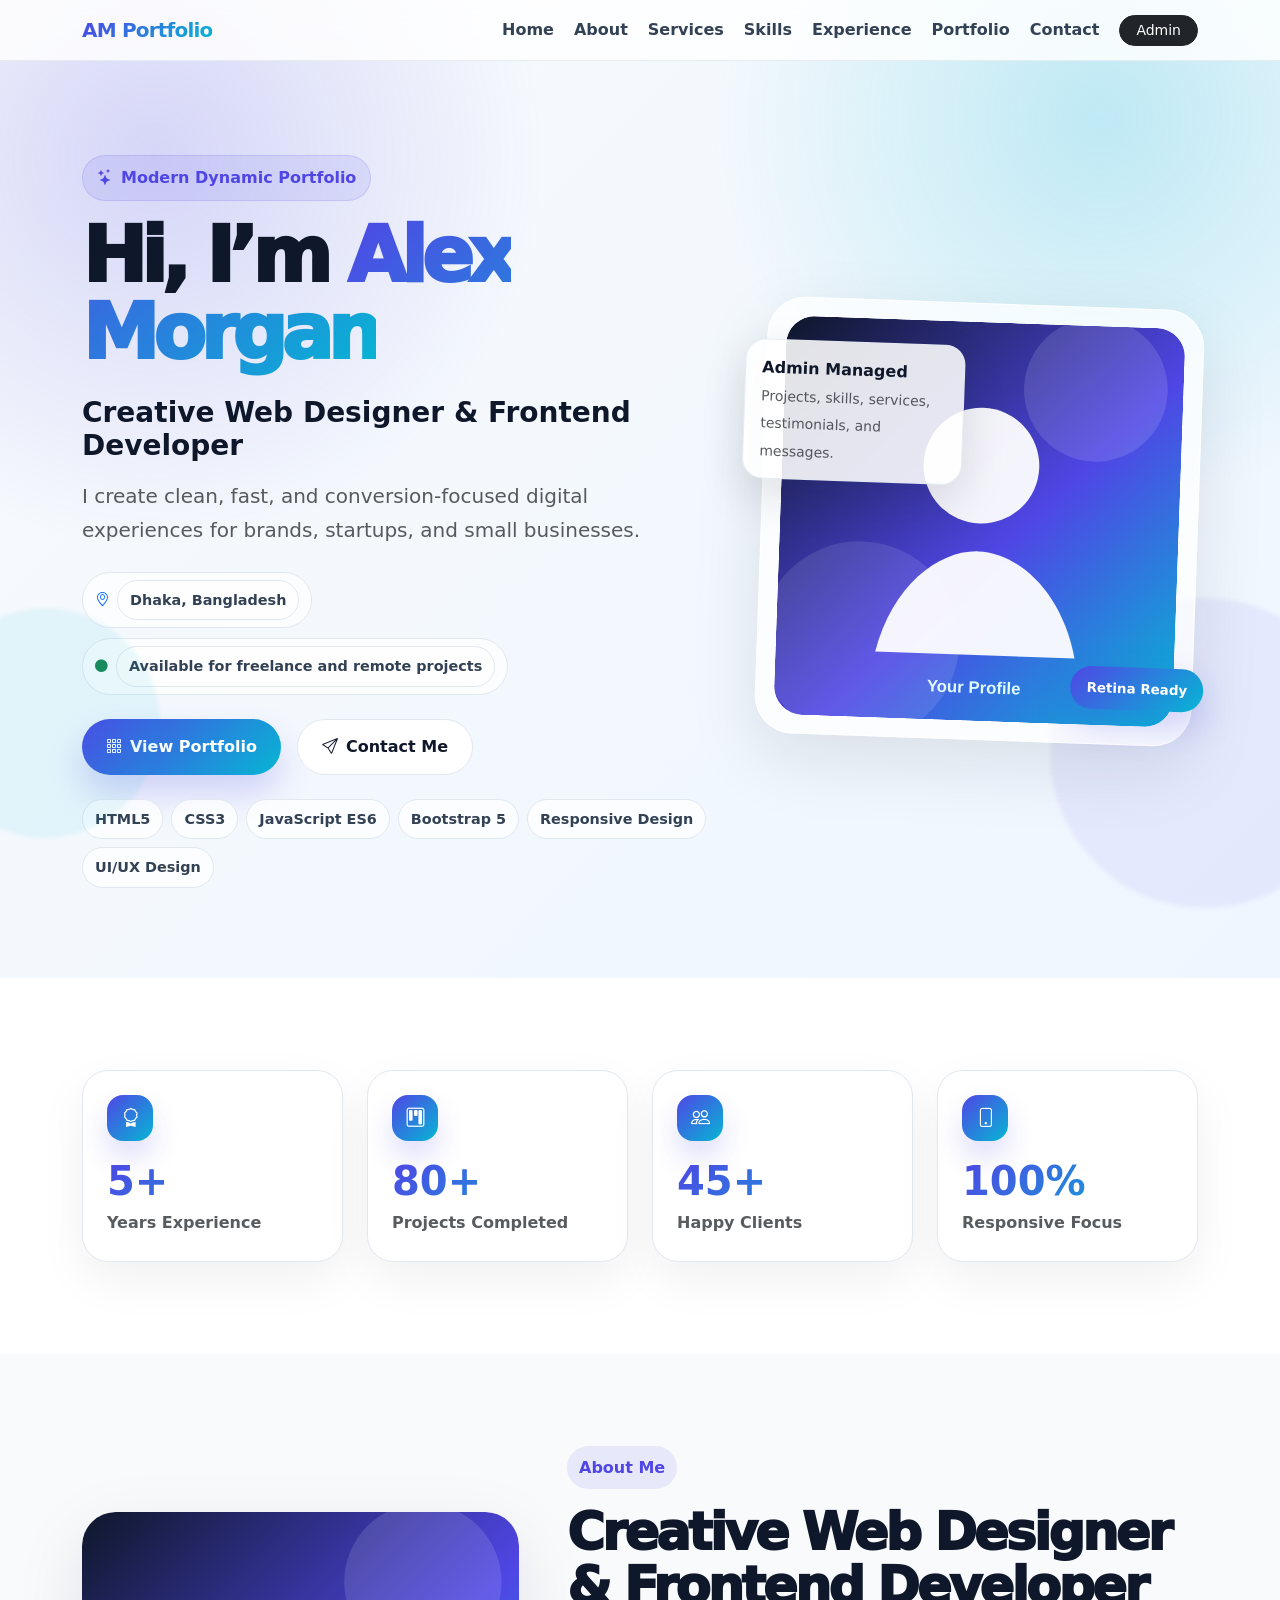
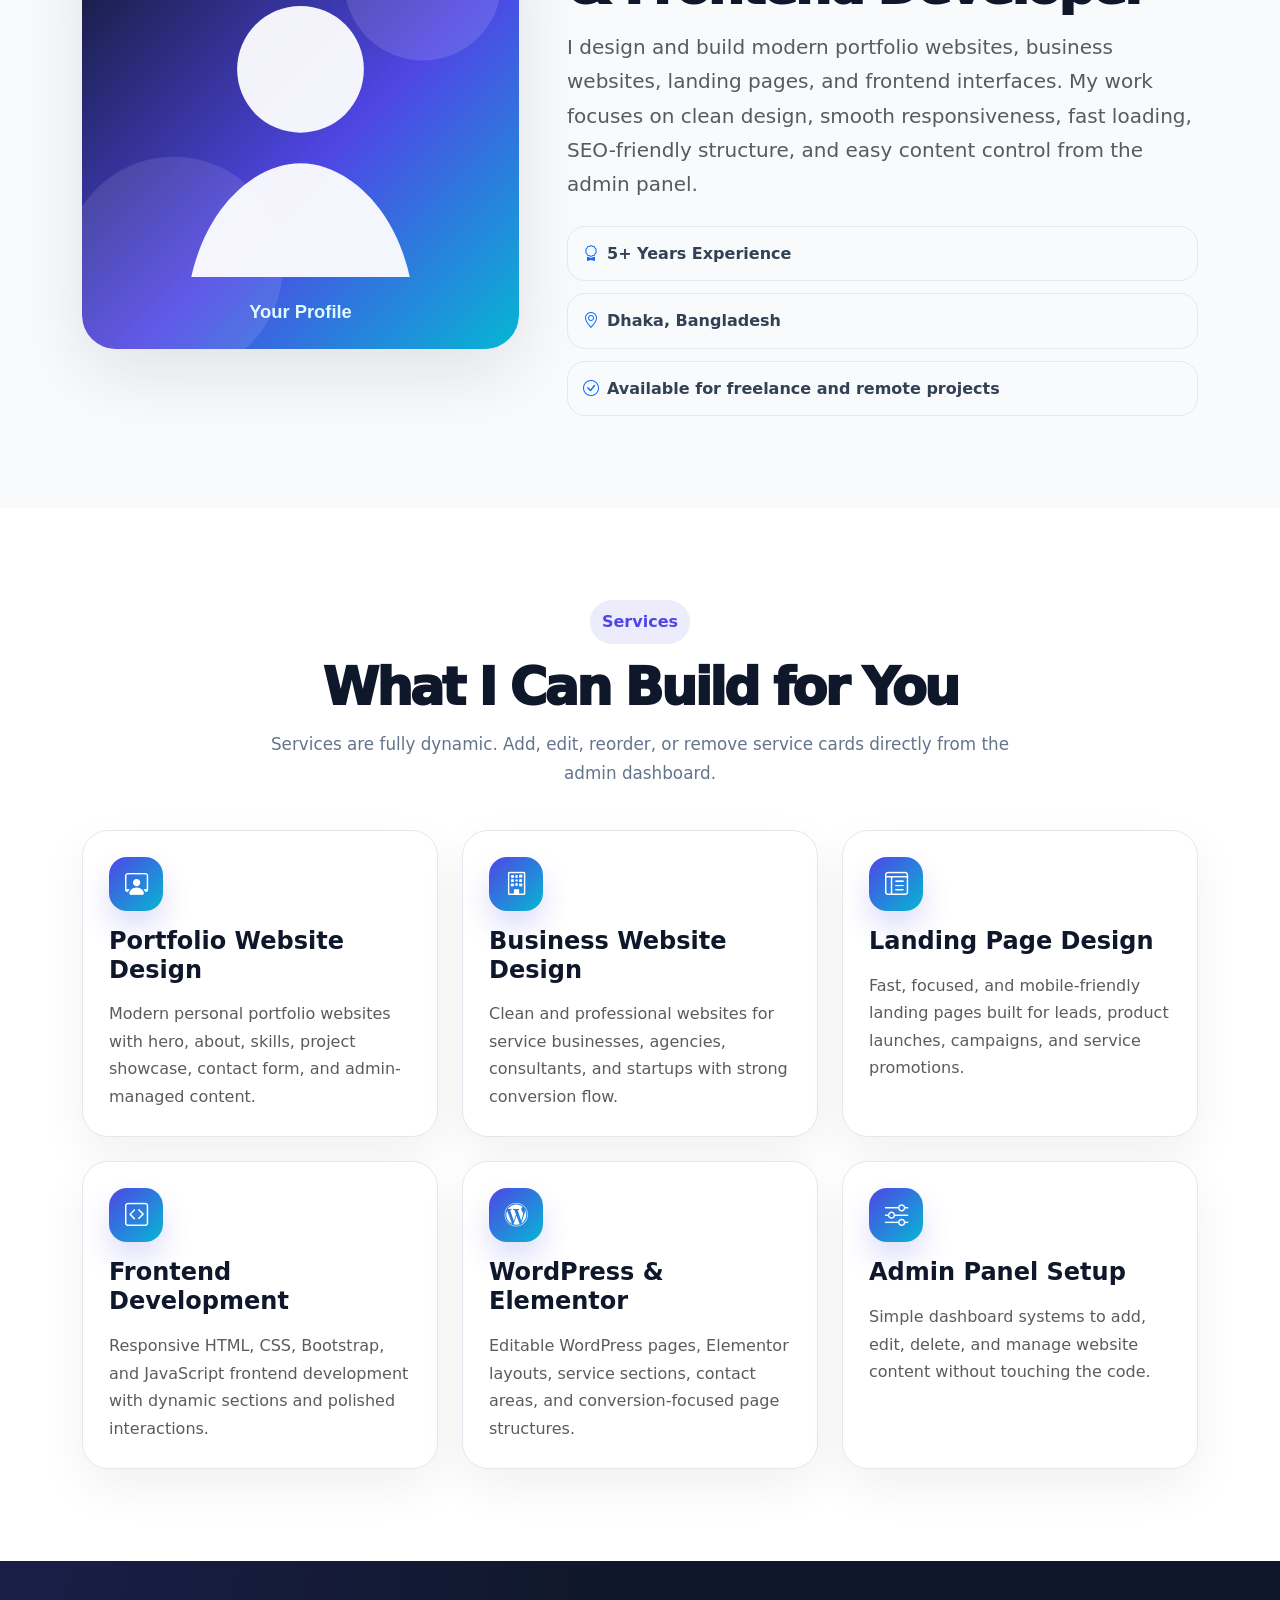
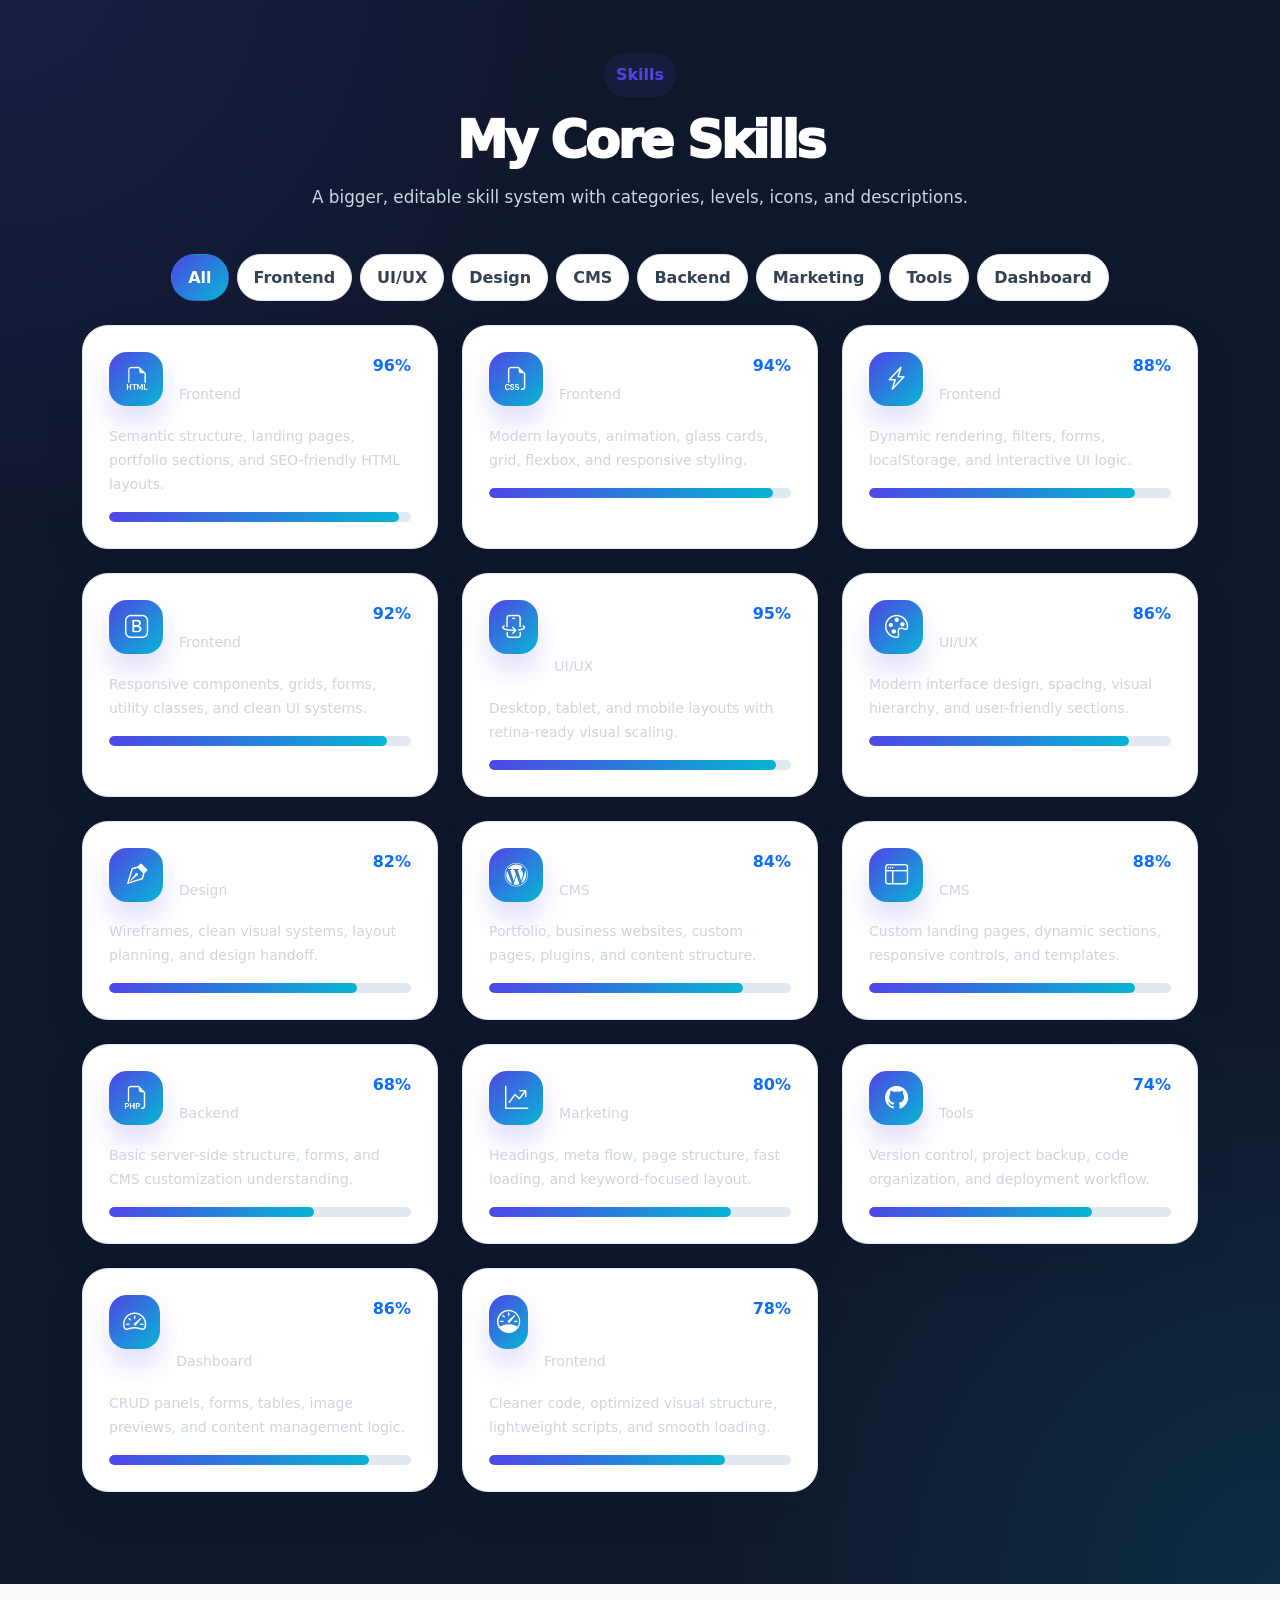
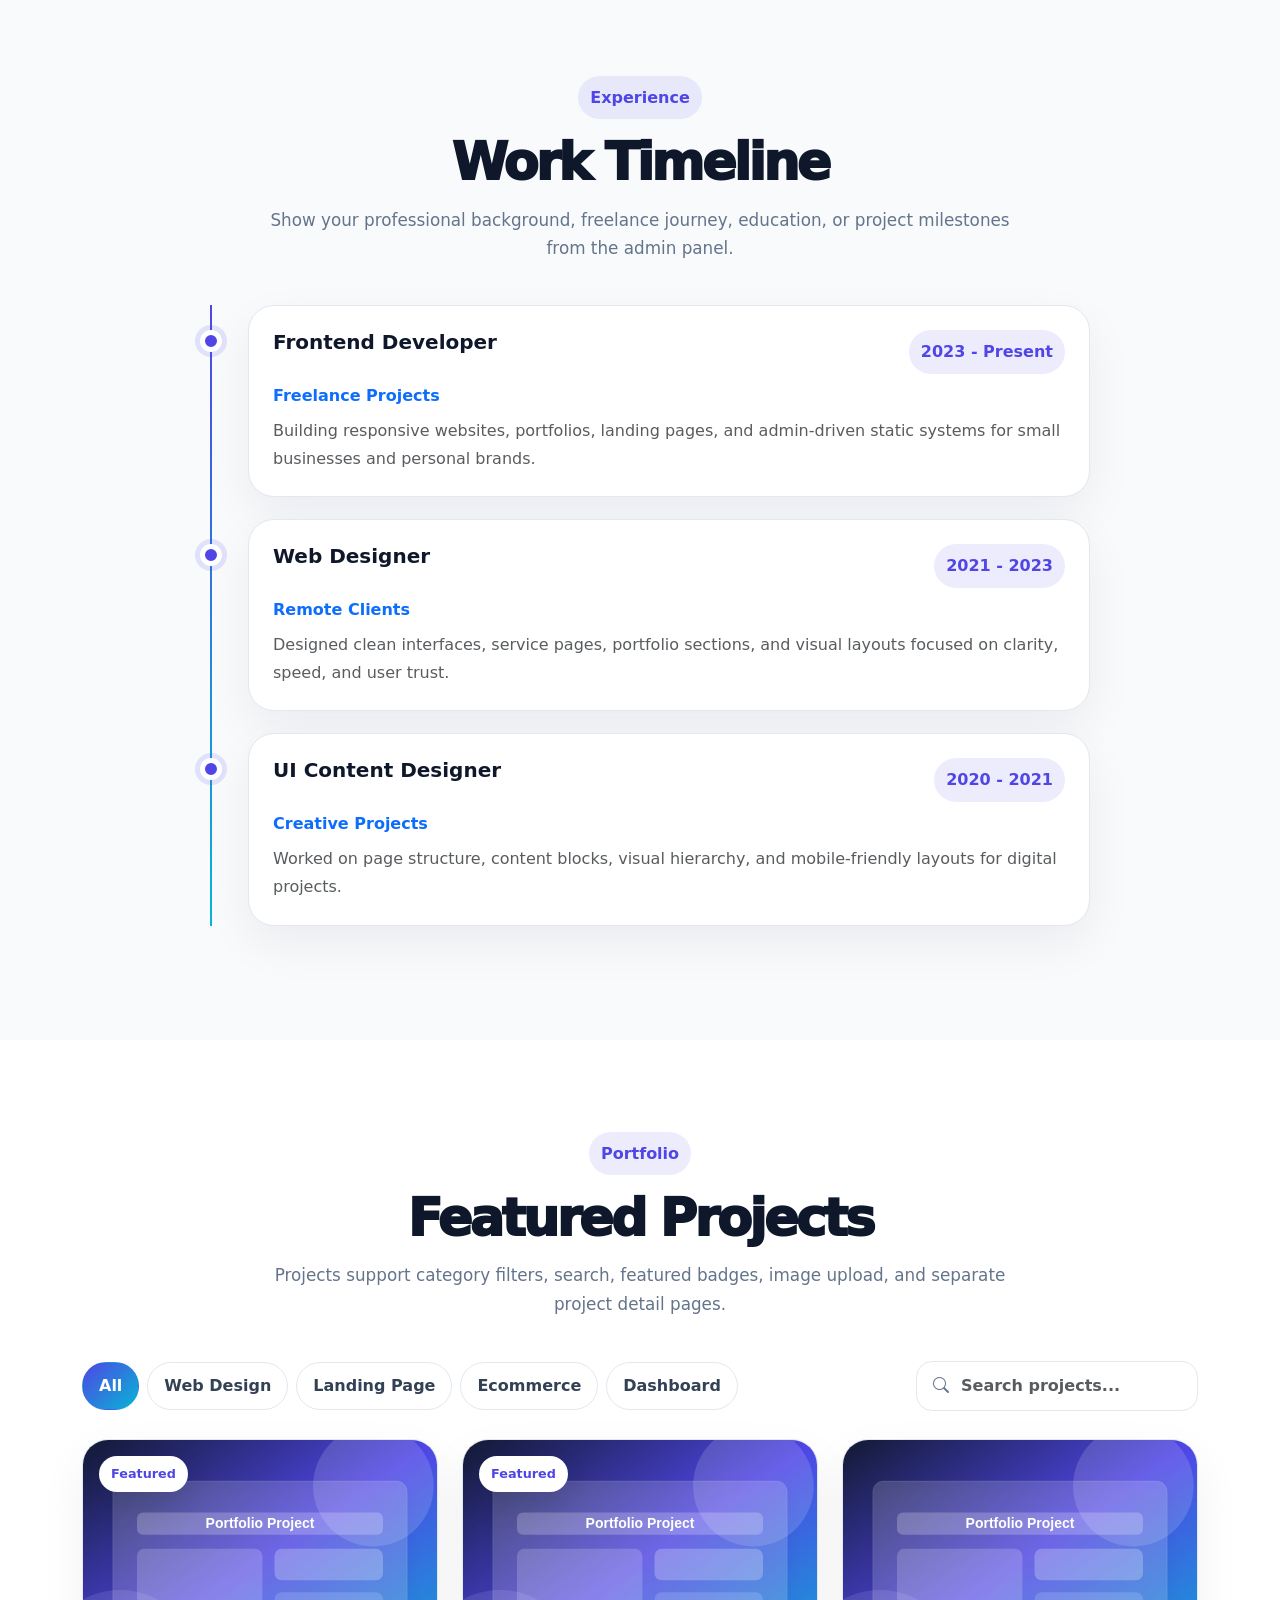
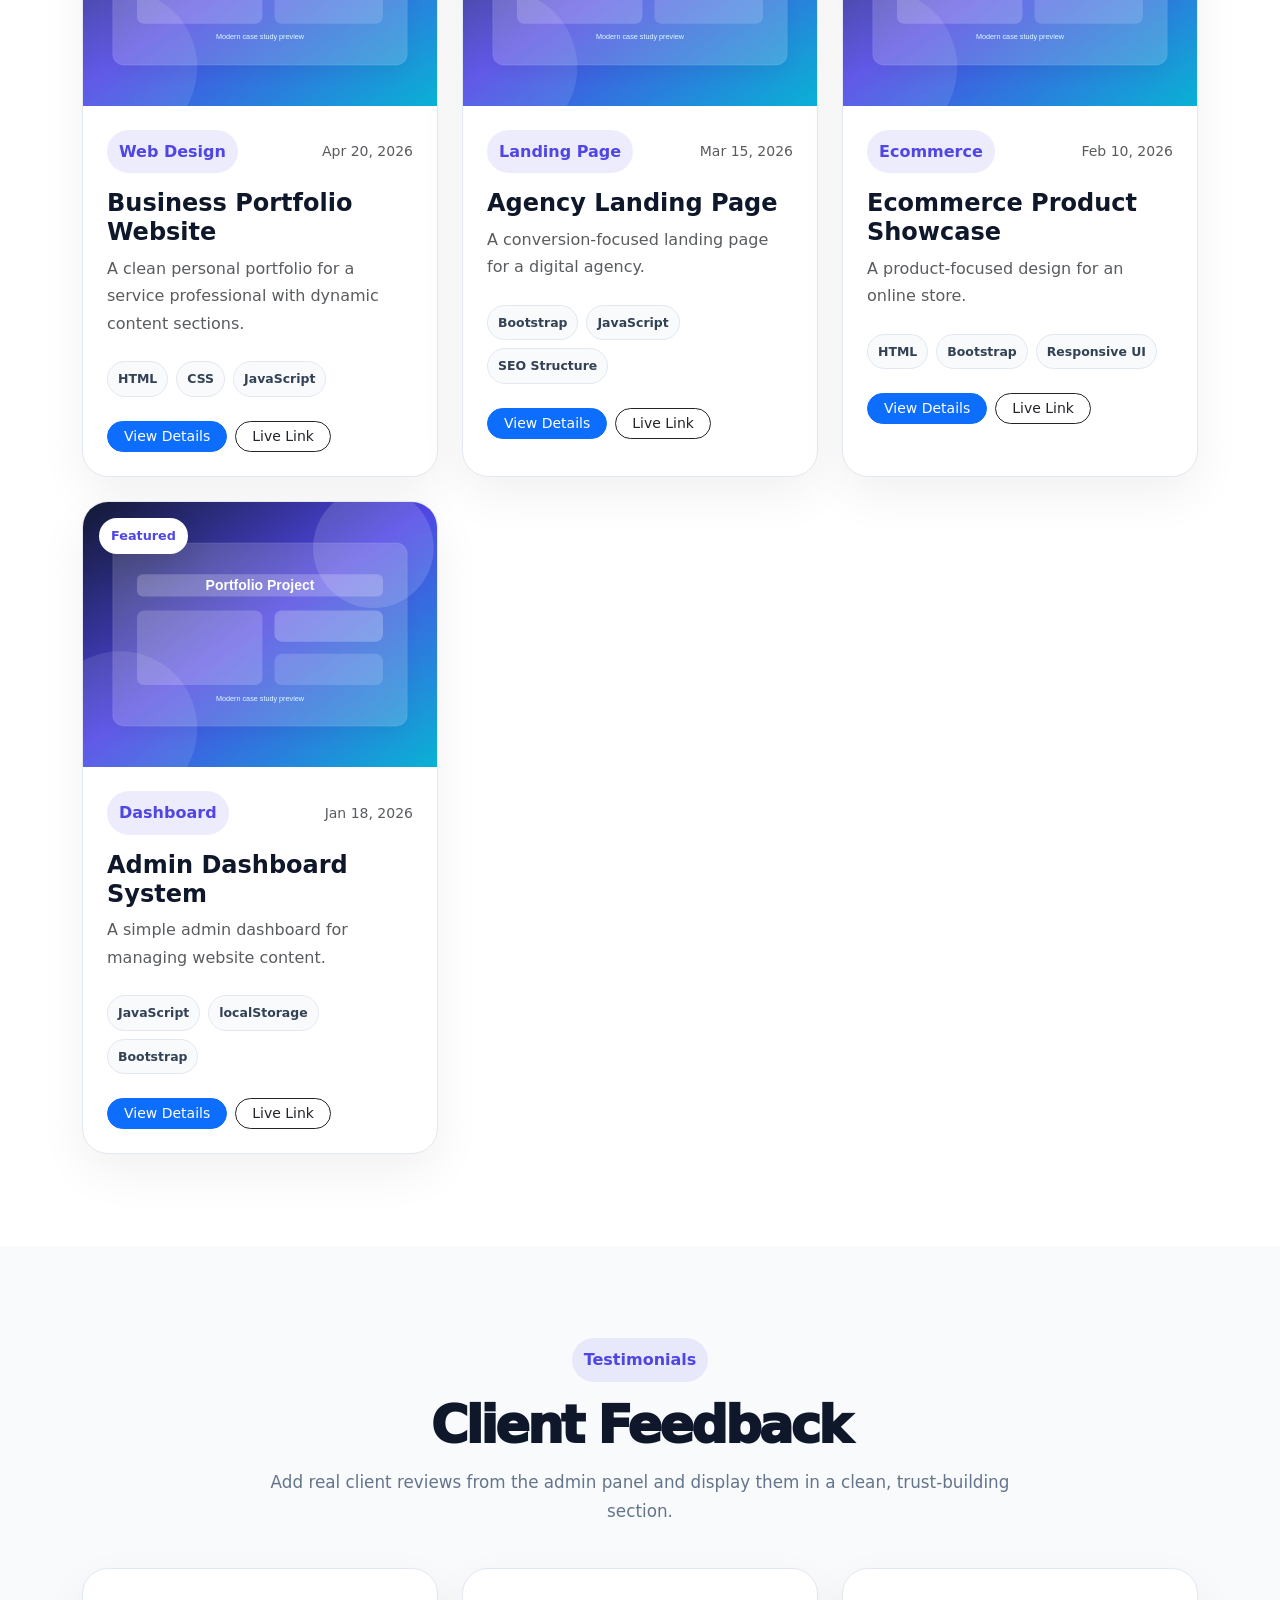
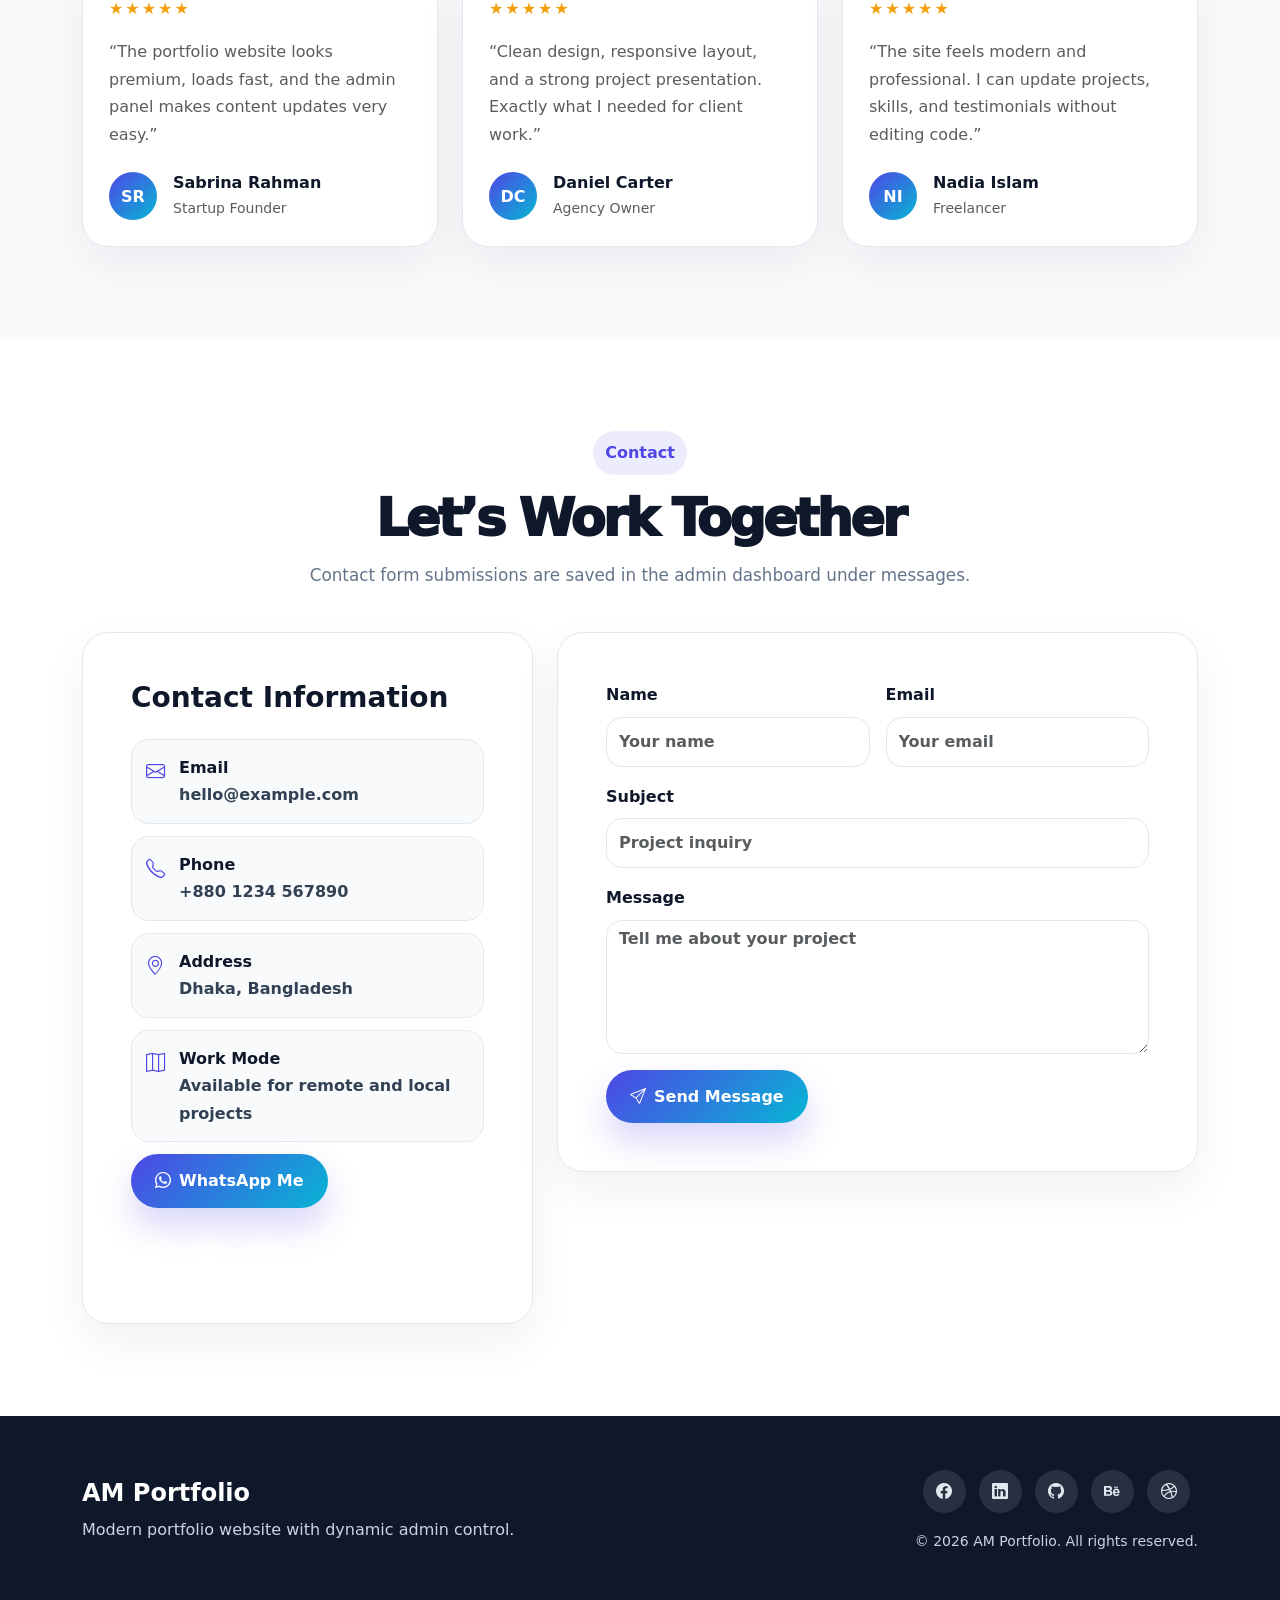
<file: index.html>
<!doctype html>
<html lang="en">
<head>
  <meta charset="utf-8">
  <meta name="viewport" content="width=device-width, initial-scale=1">
  <meta name="theme-color" content="#4f46e5">
  <title>Dynamic Portfolio Website</title>
  <meta name="description" content="Modern dynamic portfolio website with project showcase, services, skills, testimonials, contact form, and admin-managed content.">
  <link rel="preconnect" href="https://cdn.jsdelivr.net">
  <link href="https://cdn.jsdelivr.net/npm/bootstrap@5.3.3/dist/css/bootstrap.min.css" rel="stylesheet">
  <link href="https://cdn.jsdelivr.net/npm/bootstrap-icons@1.11.3/font/bootstrap-icons.css" rel="stylesheet">
  <link href="assets/css/style.css" rel="stylesheet">
</head>
<body data-homepage>
  <nav class="navbar navbar-expand-lg fixed-top">
    <div class="container">
      <a class="navbar-brand" href="index.html"><span class="gradient-text" data-brand-name>Portfolio</span></a>
      <button class="navbar-toggler" type="button" data-bs-toggle="collapse" data-bs-target="#mainNav" aria-controls="mainNav" aria-expanded="false" aria-label="Toggle navigation">
        <span class="navbar-toggler-icon"></span>
      </button>
      <div class="collapse navbar-collapse" id="mainNav">
        <ul class="navbar-nav ms-auto mb-2 mb-lg-0 align-items-lg-center gap-lg-1">
          <li class="nav-item"><a class="nav-link" href="#home">Home</a></li>
          <li class="nav-item"><a class="nav-link" href="#about">About</a></li>
          <li class="nav-item"><a class="nav-link" href="#services">Services</a></li>
          <li class="nav-item"><a class="nav-link" href="#skills">Skills</a></li>
          <li class="nav-item"><a class="nav-link" href="#experience">Experience</a></li>
          <li class="nav-item"><a class="nav-link" href="#portfolio">Portfolio</a></li>
          <li class="nav-item"><a class="nav-link" href="#contact">Contact</a></li>
          <li class="nav-item"><a class="btn btn-sm btn-dark rounded-pill px-3 ms-lg-2" href="admin/login.html">Admin</a></li>
        </ul>
      </div>
    </div>
  </nav>

  <header id="home" class="hero-section">
    <div class="container position-relative">
      <div class="row align-items-center g-5">
        <div class="col-lg-7">
          <p class="hero-kicker mb-3"><i class="bi bi-stars"></i> Modern Dynamic Portfolio</p>
          <h1 class="hero-title mb-4">Hi, I’m <span class="gradient-text" id="hero-name">Your Name</span></h1>
          <h2 class="h3 fw-bold mb-3" id="hero-title">Creative Web Designer & Developer</h2>
          <p class="lead text-muted mb-4" id="hero-intro">I create clean and professional websites.</p>
          <div class="hero-meta mb-4">
            <span><i class="bi bi-geo-alt me-2 text-primary"></i><span id="hero-location"></span></span>
            <span><i class="bi bi-circle-fill me-2 text-success small"></i><span id="hero-availability"></span></span>
          </div>
          <div class="d-flex gap-3 flex-wrap">
            <a href="#portfolio" class="btn-primary-custom"><i class="bi bi-grid-3x3-gap"></i> View Portfolio</a>
            <a href="#contact" class="btn-outline-custom"><i class="bi bi-send"></i> Contact Me</a>
          </div>
          <div class="hero-skill-chips" id="hero-skill-chips"></div>
        </div>
        <div class="col-lg-5">
          <div class="hero-card">
            <div class="floating-panel d-none d-sm-block">
              <strong class="d-block">Admin Managed</strong>
              <small class="text-muted">Projects, skills, services, testimonials, and messages.</small>
            </div>
            <img src="" data-profile-image alt="Profile image">
          </div>
        </div>
      </div>
    </div>
  </header>

  <section class="section-padding">
    <div class="container">
      <div class="row g-4" id="stats-wrapper"></div>
    </div>
  </section>

  <section id="about" class="section-padding bg-soft">
    <div class="container">
      <div class="row align-items-center g-5">
        <div class="col-lg-5">
          <img class="about-image" src="" data-profile-image alt="About profile image">
        </div>
        <div class="col-lg-7">
          <span class="badge-soft d-inline-block mb-3">About Me</span>
          <h2 class="section-title" id="about-title">About Title</h2>
          <p class="text-muted fs-5" id="about-description">About description will appear here.</p>
          <div class="about-list">
            <p><i class="bi bi-award text-primary me-2"></i><span id="about-experience">5+ Years Experience</span></p>
            <p><i class="bi bi-geo-alt text-primary me-2"></i><span id="about-location"></span></p>
            <p><i class="bi bi-check-circle text-primary me-2"></i><span id="about-availability"></span></p>
          </div>
        </div>
      </div>
    </div>
  </section>

  <section id="services" class="section-padding">
    <div class="container">
      <div class="text-center">
        <span class="badge-soft d-inline-block mb-3">Services</span>
        <h2 class="section-title">What I Can Build for You</h2>
        <p class="section-subtitle">Services are fully dynamic. Add, edit, reorder, or remove service cards directly from the admin dashboard.</p>
      </div>
      <div class="row g-4" id="services-wrapper"></div>
    </div>
  </section>

  <section id="skills" class="section-padding bg-dark-soft">
    <div class="container">
      <div class="text-center">
        <span class="badge-soft d-inline-block mb-3">Skills</span>
        <h2 class="section-title text-white">My Core Skills</h2>
        <p class="section-subtitle">A bigger, editable skill system with categories, levels, icons, and descriptions.</p>
      </div>
      <div class="d-flex justify-content-center gap-2 flex-wrap mb-4" id="skill-filters"></div>
      <div class="row g-4" id="skills-wrapper"></div>
    </div>
  </section>

  <section id="experience" class="section-padding bg-soft">
    <div class="container">
      <div class="text-center">
        <span class="badge-soft d-inline-block mb-3">Experience</span>
        <h2 class="section-title">Work Timeline</h2>
        <p class="section-subtitle">Show your professional background, freelance journey, education, or project milestones from the admin panel.</p>
      </div>
      <div class="timeline" id="experience-wrapper"></div>
    </div>
  </section>

  <section id="portfolio" class="section-padding">
    <div class="container">
      <div class="text-center">
        <span class="badge-soft d-inline-block mb-3">Portfolio</span>
        <h2 class="section-title">Featured Projects</h2>
        <p class="section-subtitle">Projects support category filters, search, featured badges, image upload, and separate project detail pages.</p>
      </div>
      <div class="project-toolbar">
        <div class="d-flex gap-2 flex-wrap" id="project-filters"></div>
        <div class="project-search">
          <i class="bi bi-search"></i>
          <input type="search" id="project-search" class="form-control" placeholder="Search projects...">
        </div>
      </div>
      <div class="row g-4" id="projects-wrapper"></div>
    </div>
  </section>

  <section id="testimonials" class="section-padding bg-soft">
    <div class="container">
      <div class="text-center">
        <span class="badge-soft d-inline-block mb-3">Testimonials</span>
        <h2 class="section-title">Client Feedback</h2>
        <p class="section-subtitle">Add real client reviews from the admin panel and display them in a clean, trust-building section.</p>
      </div>
      <div class="row g-4" id="testimonials-wrapper"></div>
    </div>
  </section>

  <section id="contact" class="section-padding">
    <div class="container">
      <div class="text-center">
        <span class="badge-soft d-inline-block mb-3">Contact</span>
        <h2 class="section-title">Let’s Work Together</h2>
        <p class="section-subtitle">Contact form submissions are saved in the admin dashboard under messages.</p>
      </div>
      <div class="row g-4">
        <div class="col-lg-5">
          <div class="contact-card p-4 p-lg-5 h-100">
            <h3 class="fw-bold mb-4">Contact Information</h3>
            <div class="contact-row"><i class="bi bi-envelope"></i><div><strong>Email</strong><br><a id="contact-email-link" href="#"><span id="contact-email"></span></a></div></div>
            <div class="contact-row"><i class="bi bi-telephone"></i><div><strong>Phone</strong><br><a id="contact-phone-link" href="#"><span id="contact-phone"></span></a></div></div>
            <div class="contact-row"><i class="bi bi-geo-alt"></i><div><strong>Address</strong><br><span id="contact-address"></span></div></div>
            <div class="contact-row"><i class="bi bi-map"></i><div><strong>Work Mode</strong><br><span id="contact-location"></span></div></div>
            <a id="contact-whatsapp" href="#" class="btn-primary-custom mb-4" target="_blank" rel="noopener"><i class="bi bi-whatsapp"></i> WhatsApp Me</a>
            <div data-social-links></div>
          </div>
        </div>
        <div class="col-lg-7">
          <div class="contact-card p-4 p-lg-5">
            <form id="contact-form">
              <div class="row g-3">
                <div class="col-md-6">
                  <label class="form-label fw-semibold">Name</label>
                  <input type="text" name="name" class="form-control" placeholder="Your name" required>
                </div>
                <div class="col-md-6">
                  <label class="form-label fw-semibold">Email</label>
                  <input type="email" name="email" class="form-control" placeholder="Your email" required>
                </div>
                <div class="col-12">
                  <label class="form-label fw-semibold">Subject</label>
                  <input type="text" name="subject" class="form-control" placeholder="Project inquiry">
                </div>
                <div class="col-12">
                  <label class="form-label fw-semibold">Message</label>
                  <textarea name="message" class="form-control" rows="5" placeholder="Tell me about your project" required></textarea>
                </div>
                <div class="col-12">
                  <button type="submit" class="btn-primary-custom"><i class="bi bi-send"></i> Send Message</button>
                </div>
              </div>
            </form>
          </div>
        </div>
      </div>
    </div>
  </section>

  <footer class="footer">
    <div class="container">
      <div class="row align-items-center g-4">
        <div class="col-lg-6">
          <h2 class="h4 fw-bold text-white mb-2" data-brand-name>Portfolio</h2>
          <p class="mb-0" data-site-tagline>Modern dynamic portfolio website with admin-managed content.</p>
        </div>
        <div class="col-lg-6 text-lg-end">
          <div data-social-links class="mb-3"></div>
          <p class="mb-0 small">© <span id="year"></span> <span data-brand-name>Portfolio</span>. All rights reserved.</p>
        </div>
      </div>
    </div>
  </footer>

  <script>document.getElementById('year').textContent = new Date().getFullYear();</script>
  <script src="https://cdn.jsdelivr.net/npm/bootstrap@5.3.3/dist/js/bootstrap.bundle.min.js"></script>
  <script src="assets/js/storage.js"></script>
  <script src="assets/js/main.js"></script>
</body>
</html>
</file>
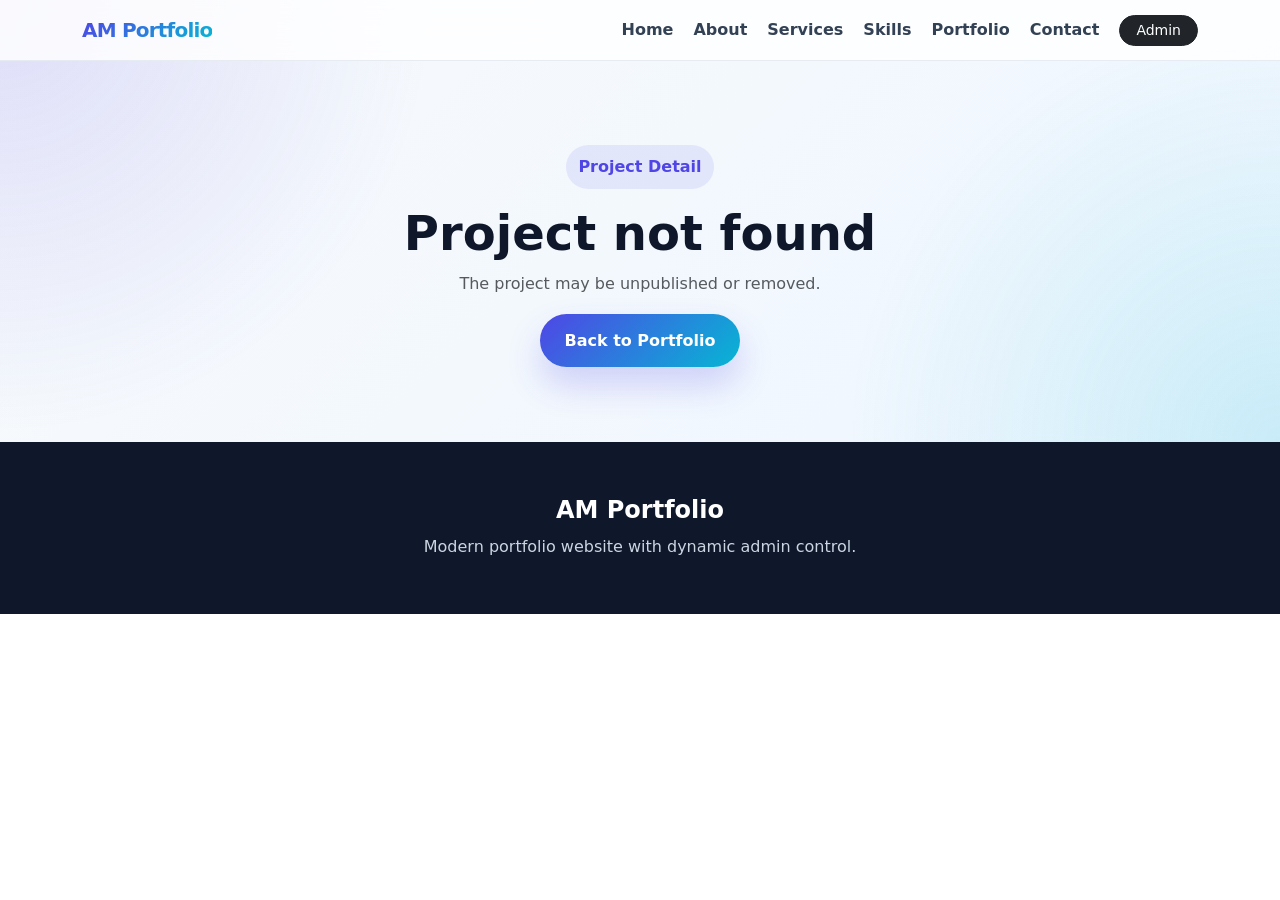
<file: project-detail.html>
<!doctype html>
<html lang="en">
<head>
  <meta charset="utf-8">
  <meta name="viewport" content="width=device-width, initial-scale=1">
  <meta name="theme-color" content="#4f46e5">
  <title>Project Detail | Dynamic Portfolio</title>
  <meta name="description" content="Portfolio project detail page with project overview, tools, category, date, client, role, and live project link.">
  <link rel="preconnect" href="https://cdn.jsdelivr.net">
  <link href="https://cdn.jsdelivr.net/npm/bootstrap@5.3.3/dist/css/bootstrap.min.css" rel="stylesheet">
  <link href="https://cdn.jsdelivr.net/npm/bootstrap-icons@1.11.3/font/bootstrap-icons.css" rel="stylesheet">
  <link href="assets/css/style.css" rel="stylesheet">
</head>
<body>
  <nav class="navbar navbar-expand-lg fixed-top">
    <div class="container">
      <a class="navbar-brand" href="index.html"><span class="gradient-text" data-brand-name>Portfolio</span></a>
      <button class="navbar-toggler" type="button" data-bs-toggle="collapse" data-bs-target="#mainNav" aria-controls="mainNav" aria-expanded="false" aria-label="Toggle navigation">
        <span class="navbar-toggler-icon"></span>
      </button>
      <div class="collapse navbar-collapse" id="mainNav">
        <ul class="navbar-nav ms-auto mb-2 mb-lg-0 align-items-lg-center gap-lg-1">
          <li class="nav-item"><a class="nav-link" href="index.html#home">Home</a></li>
          <li class="nav-item"><a class="nav-link" href="index.html#about">About</a></li>
          <li class="nav-item"><a class="nav-link" href="index.html#services">Services</a></li>
          <li class="nav-item"><a class="nav-link" href="index.html#skills">Skills</a></li>
          <li class="nav-item"><a class="nav-link" href="index.html#portfolio">Portfolio</a></li>
          <li class="nav-item"><a class="nav-link" href="index.html#contact">Contact</a></li>
          <li class="nav-item"><a class="btn btn-sm btn-dark rounded-pill px-3 ms-lg-2" href="admin/login.html">Admin</a></li>
        </ul>
      </div>
    </div>
  </nav>

  <main data-project-detail></main>

  <footer class="footer">
    <div class="container text-center">
      <h2 class="h4 fw-bold text-white" data-brand-name>Portfolio</h2>
      <p class="mb-0" data-site-tagline>Dynamic portfolio project detail page.</p>
    </div>
  </footer>

  <script src="https://cdn.jsdelivr.net/npm/bootstrap@5.3.3/dist/js/bootstrap.bundle.min.js"></script>
  <script src="assets/js/storage.js"></script>
  <script src="assets/js/main.js"></script>
</body>
</html>
</file>
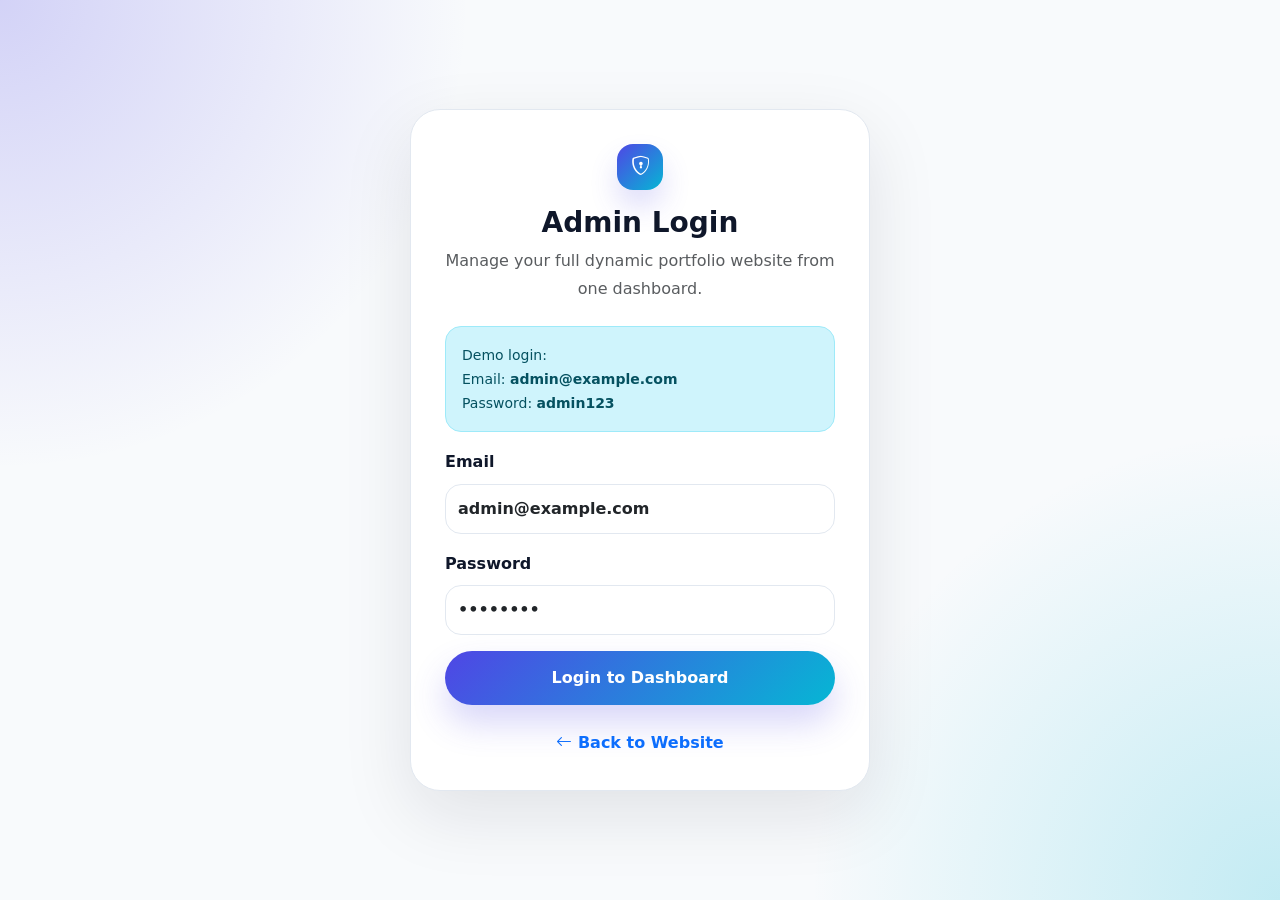
<file: admin/dashboard.html>
<!doctype html>
<html lang="en">
<head>
  <meta charset="utf-8">
  <meta name="viewport" content="width=device-width, initial-scale=1">
  <meta name="theme-color" content="#4f46e5">
  <title>Admin Dashboard | Dynamic Portfolio</title>
  <meta name="description" content="Admin dashboard for managing portfolio projects, services, skills, testimonials, about section, social links, contact info, and messages.">
  <link rel="preconnect" href="https://cdn.jsdelivr.net">
  <link href="https://cdn.jsdelivr.net/npm/bootstrap@5.3.3/dist/css/bootstrap.min.css" rel="stylesheet">
  <link href="https://cdn.jsdelivr.net/npm/bootstrap-icons@1.11.3/font/bootstrap-icons.css" rel="stylesheet">
  <link href="../assets/css/style.css" rel="stylesheet">
</head>
<body class="admin-body" data-admin-dashboard>
  <div class="admin-layout">
    <aside class="admin-sidebar" id="admin-sidebar">
      <div class="admin-logo"><i class="bi bi-grid-1x2-fill text-info"></i> Portfolio Admin</div>
      <nav class="admin-nav">
        <a href="#overview" data-admin-link class="active"><i class="bi bi-speedometer2"></i> Dashboard</a>
        <a href="#site" data-admin-link><i class="bi bi-sliders"></i> Site Settings</a>
        <a href="#about" data-admin-link><i class="bi bi-person-badge"></i> About Me</a>
        <a href="#stats" data-admin-link><i class="bi bi-bar-chart-steps"></i> Stats</a>
        <a href="#services" data-admin-link><i class="bi bi-briefcase"></i> Services</a>
        <a href="#skills" data-admin-link><i class="bi bi-lightning-charge"></i> Skills</a>
        <a href="#experience" data-admin-link><i class="bi bi-clock-history"></i> Experience</a>
        <a href="#projects" data-admin-link><i class="bi bi-folder2-open"></i> Projects</a>
        <a href="#testimonials" data-admin-link><i class="bi bi-chat-quote"></i> Testimonials</a>
        <a href="#socials" data-admin-link><i class="bi bi-share"></i> Social Links</a>
        <a href="#contact-info" data-admin-link><i class="bi bi-person-lines-fill"></i> Contact Info</a>
        <a href="#messages" data-admin-link><i class="bi bi-envelope-paper"></i> Messages</a>
        <a href="#tools" data-admin-link><i class="bi bi-database"></i> Backup Tools</a>
        <a href="../index.html" target="_blank"><i class="bi bi-box-arrow-up-right"></i> View Website</a>
        <button id="logout-btn"><i class="bi bi-box-arrow-left"></i> Logout</button>
      </nav>
    </aside>

    <main class="admin-main">
      <header class="admin-header">
        <div class="d-flex align-items-center gap-3">
          <button class="btn btn-dark rounded-pill mobile-admin-toggle" id="mobile-admin-toggle"><i class="bi bi-list"></i></button>
          <div>
            <h1 class="h3 fw-black mb-1" id="admin-page-title">Dashboard Overview</h1>
            <p class="text-muted mb-0">Manage the full portfolio website from here.</p>
          </div>
        </div>
        <span class="badge text-bg-success rounded-pill px-3 py-2"><i class="bi bi-check-circle"></i> Logged In</span>
      </header>

      <section class="admin-section active" id="section-overview">
        <div class="row g-4" id="dashboard-stats"></div>
        <div class="admin-card">
          <h2 class="h4 fw-bold mb-3">What is upgraded?</h2>
          <p class="text-muted mb-0">This dashboard now manages site settings, about content, stats, services, skills, experience timeline, projects, testimonials, social links, contact information, messages, plus backup import/export. It still works with HTML, CSS, JavaScript, Bootstrap, and browser localStorage.</p>
        </div>
      </section>

      <section class="admin-section" id="section-site">
        <div class="admin-card">
          <h2 class="h4 fw-bold mb-4">Site Settings</h2>
          <form id="site-form">
            <div class="row g-3">
              <div class="col-md-6"><label class="form-label fw-semibold">Brand Name</label><input type="text" id="site-brand-name" class="form-control" required></div>
              <div class="col-md-6"><label class="form-label fw-semibold">Logo Text</label><input type="text" id="site-logo-text" class="form-control" required></div>
              <div class="col-12"><label class="form-label fw-semibold">Footer Tagline</label><input type="text" id="site-tagline" class="form-control"></div>
              <div class="col-md-4"><label class="form-label fw-semibold">Primary Color</label><input type="color" id="site-primary-color" class="form-control form-control-color w-100"></div>
              <div class="col-md-4"><label class="form-label fw-semibold">Secondary Color</label><input type="color" id="site-secondary-color" class="form-control form-control-color w-100"></div>
              <div class="col-md-4 d-flex align-items-end"><div class="form-check mb-2"><input class="form-check-input" type="checkbox" id="site-dark-hero"><label class="form-check-label fw-semibold" for="site-dark-hero">Keep premium hero style</label></div></div>
              <div class="col-12"><button type="submit" class="btn btn-success rounded-pill px-4"><i class="bi bi-save"></i> Save Settings</button></div>
            </div>
          </form>
        </div>
      </section>

      <section class="admin-section" id="section-about">
        <div class="admin-card">
          <h2 class="h4 fw-bold mb-4">About Me Management</h2>
          <form id="about-form">
            <input type="hidden" id="about-profile-existing">
            <div class="row g-3">
              <div class="col-md-6"><label class="form-label fw-semibold">Name</label><input type="text" id="about-name" class="form-control" required></div>
              <div class="col-md-6"><label class="form-label fw-semibold">Professional Title</label><input type="text" id="about-title-input" class="form-control" required></div>
              <div class="col-12"><label class="form-label fw-semibold">Hero Intro</label><textarea id="about-intro" class="form-control" rows="3" required></textarea></div>
              <div class="col-12"><label class="form-label fw-semibold">About Description</label><textarea id="about-description-input" class="form-control" rows="5" required></textarea></div>
              <div class="col-md-4"><label class="form-label fw-semibold">Experience Text</label><input type="text" id="about-experience-input" class="form-control"></div>
              <div class="col-md-4"><label class="form-label fw-semibold">Location</label><input type="text" id="about-location-input" class="form-control"></div>
              <div class="col-md-4"><label class="form-label fw-semibold">Availability</label><input type="text" id="about-availability-input" class="form-control"></div>
              <div class="col-md-6"><label class="form-label fw-semibold">Profile Image</label><input type="file" id="profile-image-file" class="form-control" accept="image/*"></div>
              <div class="col-md-6"><label class="form-label fw-semibold d-block">Preview</label><img id="about-profile-preview" class="preview-image" alt="Profile preview"></div>
              <div class="col-12"><button type="submit" class="btn btn-success rounded-pill px-4"><i class="bi bi-save"></i> Save About</button></div>
            </div>
          </form>
        </div>
      </section>

      <section class="admin-section" id="section-stats">
        <div class="admin-card">
          <h2 class="h4 fw-bold mb-4">Stats Management</h2>
          <form id="stat-form" class="row g-3 align-items-end border rounded-4 p-3 p-lg-4 mb-4 bg-light">
            <input type="hidden" id="stat-id">
            <div class="col-md-4"><label class="form-label fw-semibold">Label</label><input type="text" id="stat-label" class="form-control" placeholder="Projects Completed" required></div>
            <div class="col-md-3"><label class="form-label fw-semibold">Value</label><input type="text" id="stat-value" class="form-control" placeholder="80+" required></div>
            <div class="col-md-3"><label class="form-label fw-semibold">Bootstrap Icon</label><input type="text" id="stat-icon" class="form-control" placeholder="bi-kanban"></div>
            <div class="col-md-2 d-grid"><button type="submit" class="btn btn-success rounded-pill"><i class="bi bi-save"></i> Save</button></div>
          </form>
          <div class="table-responsive"><table class="table align-middle"><thead><tr><th>Icon</th><th>Value</th><th>Label</th><th class="text-end">Action</th></tr></thead><tbody id="stats-table"></tbody></table></div>
        </div>
      </section>

      <section class="admin-section" id="section-services">
        <div class="admin-card">
          <h2 class="h4 fw-bold mb-4">Services Management</h2>
          <form id="service-form" class="row g-3 align-items-end border rounded-4 p-3 p-lg-4 mb-4 bg-light">
            <input type="hidden" id="service-id">
            <div class="col-md-4"><label class="form-label fw-semibold">Service Title</label><input type="text" id="service-title" class="form-control" required></div>
            <div class="col-md-3"><label class="form-label fw-semibold">Icon Class</label><input type="text" id="service-icon" class="form-control" placeholder="bi-code-square"></div>
            <div class="col-md-2"><label class="form-label fw-semibold">Order</label><input type="number" id="service-order" class="form-control" min="1"></div>
            <div class="col-md-3 d-grid"><button type="submit" class="btn btn-success rounded-pill"><i class="bi bi-save"></i> Save Service</button></div>
            <div class="col-12"><label class="form-label fw-semibold">Description</label><textarea id="service-description" class="form-control" rows="3" required></textarea></div>
          </form>
          <div class="table-responsive"><table class="table align-middle"><thead><tr><th>Order</th><th>Icon</th><th>Service</th><th class="text-end">Action</th></tr></thead><tbody id="services-table"></tbody></table></div>
        </div>
      </section>

      <section class="admin-section" id="section-skills">
        <div class="admin-card">
          <h2 class="h4 fw-bold mb-4">Skills Management</h2>
          <form id="skill-form" class="row g-3 align-items-end border rounded-4 p-3 p-lg-4 mb-4 bg-light">
            <input type="hidden" id="skill-id">
            <div class="col-md-3"><label class="form-label fw-semibold">Skill Name</label><input type="text" id="skill-name" class="form-control" required></div>
            <div class="col-md-2"><label class="form-label fw-semibold">Category</label><input type="text" id="skill-category" class="form-control" placeholder="Frontend"></div>
            <div class="col-md-2"><label class="form-label fw-semibold">Level %</label><input type="number" id="skill-level" class="form-control" min="0" max="100" required></div>
            <div class="col-md-3"><label class="form-label fw-semibold">Icon Class</label><input type="text" id="skill-icon" class="form-control" placeholder="bi-code-slash"></div>
            <div class="col-md-2 d-grid"><button type="submit" class="btn btn-success rounded-pill"><i class="bi bi-save"></i> Save</button></div>
            <div class="col-12"><label class="form-label fw-semibold">Short Description</label><textarea id="skill-description" class="form-control" rows="2"></textarea></div>
          </form>
          <div class="table-responsive"><table class="table align-middle"><thead><tr><th>Icon</th><th>Skill</th><th>Category</th><th>Level</th><th class="text-end">Action</th></tr></thead><tbody id="skills-table"></tbody></table></div>
        </div>
      </section>

      <section class="admin-section" id="section-experience">
        <div class="admin-card">
          <h2 class="h4 fw-bold mb-4">Experience Management</h2>
          <form id="experience-form" class="row g-3 align-items-end border rounded-4 p-3 p-lg-4 mb-4 bg-light">
            <input type="hidden" id="experience-id">
            <div class="col-md-3"><label class="form-label fw-semibold">Role / Title</label><input type="text" id="experience-role" class="form-control" required></div>
            <div class="col-md-3"><label class="form-label fw-semibold">Company / Source</label><input type="text" id="experience-company" class="form-control"></div>
            <div class="col-md-2"><label class="form-label fw-semibold">Start</label><input type="text" id="experience-start" class="form-control" placeholder="2023"></div>
            <div class="col-md-2"><label class="form-label fw-semibold">End</label><input type="text" id="experience-end" class="form-control" placeholder="Present"></div>
            <div class="col-md-2 d-grid"><button type="submit" class="btn btn-success rounded-pill"><i class="bi bi-save"></i> Save</button></div>
            <div class="col-12"><label class="form-label fw-semibold">Description</label><textarea id="experience-description" class="form-control" rows="3"></textarea></div>
          </form>
          <div class="table-responsive"><table class="table align-middle"><thead><tr><th>Role</th><th>Time</th><th>Description</th><th class="text-end">Action</th></tr></thead><tbody id="experience-table"></tbody></table></div>
        </div>
      </section>

      <section class="admin-section" id="section-projects">
        <div class="admin-card">
          <h2 class="h4 fw-bold mb-4">Project Management</h2>
          <form id="project-form" class="border rounded-4 p-3 p-lg-4 mb-4 bg-light">
            <input type="hidden" id="project-id">
            <input type="hidden" id="project-image-existing">
            <div class="row g-3">
              <div class="col-md-6"><label class="form-label fw-semibold">Project Title</label><input type="text" id="project-title" class="form-control" required></div>
              <div class="col-md-3"><label class="form-label fw-semibold">Category</label><input type="text" id="project-category" class="form-control" placeholder="Web Design" required></div>
              <div class="col-md-3"><label class="form-label fw-semibold">Project Date</label><input type="date" id="project-date" class="form-control"></div>
              <div class="col-md-4"><label class="form-label fw-semibold">Project Link</label><input type="url" id="project-link" class="form-control" placeholder="https://example.com"></div>
              <div class="col-md-3"><label class="form-label fw-semibold">Client</label><input type="text" id="project-client" class="form-control"></div>
              <div class="col-md-3"><label class="form-label fw-semibold">Your Role</label><input type="text" id="project-role" class="form-control"></div>
              <div class="col-md-2"><label class="form-label fw-semibold">Duration</label><input type="text" id="project-duration" class="form-control" placeholder="7 Days"></div>
              <div class="col-md-4"><label class="form-label fw-semibold">Status</label><select id="project-status" class="form-select"><option value="published">Published</option><option value="draft">Draft</option></select></div>
              <div class="col-md-4 d-flex align-items-end"><div class="form-check mb-2"><input class="form-check-input" type="checkbox" id="project-featured"><label class="form-check-label fw-semibold" for="project-featured">Featured project</label></div></div>
              <div class="col-md-4"><label class="form-label fw-semibold">Project Image</label><input type="file" id="project-image-file" class="form-control" accept="image/*"></div>
              <div class="col-12"><img id="project-image-preview" class="preview-image d-none" alt="Image preview"></div>
              <div class="col-12"><label class="form-label fw-semibold">Short Description</label><input type="text" id="project-short-description" class="form-control" maxlength="200" required></div>
              <div class="col-12"><label class="form-label fw-semibold">Full Description</label><textarea id="project-description" class="form-control" rows="5" required></textarea></div>
              <div class="col-12"><label class="form-label fw-semibold">Technologies / Tools</label><input type="text" id="project-technologies" class="form-control" placeholder="HTML, CSS, JavaScript, Bootstrap"></div>
              <div class="col-12 d-flex gap-2 flex-wrap"><button type="submit" class="btn btn-success rounded-pill px-4"><i class="bi bi-save"></i> Save Project</button><button type="button" class="btn btn-outline-secondary rounded-pill px-4" onclick="resetProjectForm()">Clear Form</button></div>
            </div>
          </form>
          <div class="table-responsive"><table class="table align-middle"><thead><tr><th>Image</th><th>Title</th><th>Category</th><th>Status</th><th>Date</th><th class="text-end">Action</th></tr></thead><tbody id="projects-table"></tbody></table></div>
        </div>
      </section>

      <section class="admin-section" id="section-testimonials">
        <div class="admin-card">
          <h2 class="h4 fw-bold mb-4">Testimonials Management</h2>
          <form id="testimonial-form" class="row g-3 align-items-end border rounded-4 p-3 p-lg-4 mb-4 bg-light">
            <input type="hidden" id="testimonial-id">
            <div class="col-md-4"><label class="form-label fw-semibold">Client Name</label><input type="text" id="testimonial-name" class="form-control" required></div>
            <div class="col-md-4"><label class="form-label fw-semibold">Role / Company</label><input type="text" id="testimonial-role" class="form-control"></div>
            <div class="col-md-2"><label class="form-label fw-semibold">Rating</label><input type="number" id="testimonial-rating" class="form-control" min="1" max="5" value="5"></div>
            <div class="col-md-2 d-grid"><button type="submit" class="btn btn-success rounded-pill"><i class="bi bi-save"></i> Save</button></div>
            <div class="col-12"><label class="form-label fw-semibold">Message</label><textarea id="testimonial-message" class="form-control" rows="3" required></textarea></div>
          </form>
          <div class="table-responsive"><table class="table align-middle"><thead><tr><th>Client</th><th>Rating</th><th>Message</th><th class="text-end">Action</th></tr></thead><tbody id="testimonials-table"></tbody></table></div>
        </div>
      </section>

      <section class="admin-section" id="section-socials">
        <div class="admin-card">
          <h2 class="h4 fw-bold mb-4">Social Links Management</h2>
          <form id="social-form" class="row g-3 align-items-end border rounded-4 p-3 p-lg-4 mb-4 bg-light">
            <input type="hidden" id="social-id">
            <div class="col-md-3"><label class="form-label fw-semibold">Platform</label><input type="text" id="social-platform" class="form-control" placeholder="Facebook" required></div>
            <div class="col-md-5"><label class="form-label fw-semibold">URL</label><input type="url" id="social-url" class="form-control" placeholder="https://facebook.com" required></div>
            <div class="col-md-2"><label class="form-label fw-semibold">Icon</label><input type="text" id="social-icon" class="form-control" placeholder="bi-facebook"></div>
            <div class="col-md-2 d-grid"><button type="submit" class="btn btn-success rounded-pill"><i class="bi bi-save"></i> Save</button></div>
          </form>
          <div class="table-responsive"><table class="table align-middle"><thead><tr><th>Icon</th><th>Platform</th><th>URL</th><th class="text-end">Action</th></tr></thead><tbody id="socials-table"></tbody></table></div>
        </div>
      </section>

      <section class="admin-section" id="section-contact-info">
        <div class="admin-card">
          <h2 class="h4 fw-bold mb-4">Contact Information</h2>
          <form id="contact-info-form">
            <div class="row g-3">
              <div class="col-md-6"><label class="form-label fw-semibold">Email</label><input type="email" id="contact-email-input" class="form-control"></div>
              <div class="col-md-6"><label class="form-label fw-semibold">Phone</label><input type="text" id="contact-phone-input" class="form-control"></div>
              <div class="col-md-6"><label class="form-label fw-semibold">WhatsApp</label><input type="text" id="contact-whatsapp-input" class="form-control"></div>
              <div class="col-md-6"><label class="form-label fw-semibold">Address</label><input type="text" id="contact-address-input" class="form-control"></div>
              <div class="col-12"><label class="form-label fw-semibold">Location / Work Mode Text</label><input type="text" id="contact-location-input" class="form-control"></div>
              <div class="col-12"><button type="submit" class="btn btn-success rounded-pill px-4"><i class="bi bi-save"></i> Save Contact Info</button></div>
            </div>
          </form>
        </div>
      </section>

      <section class="admin-section" id="section-messages">
        <div id="messages-wrapper"></div>
      </section>

      <section class="admin-section" id="section-tools">
        <div class="admin-card">
          <h2 class="h4 fw-bold mb-3">Backup & Data Tools</h2>
          <p class="text-muted">Export your localStorage content as JSON, import it again, or reset the demo data. This is useful while testing the static HTML version.</p>
          <div class="d-flex gap-2 flex-wrap">
            <button class="btn btn-primary rounded-pill px-4" id="export-data-btn"><i class="bi bi-download"></i> Export Backup</button>
            <label class="btn btn-outline-primary rounded-pill px-4 mb-0"><i class="bi bi-upload"></i> Import Backup <input type="file" id="import-data-file" accept="application/json" hidden></label>
            <button class="btn btn-outline-danger rounded-pill px-4" id="reset-demo-data-btn"><i class="bi bi-arrow-counterclockwise"></i> Reset Demo Data</button>
          </div>
        </div>
      </section>
    </main>
  </div>

  <script src="../assets/js/storage.js"></script>
  <script src="../assets/js/admin.js"></script>
</body>
</html>
</file>
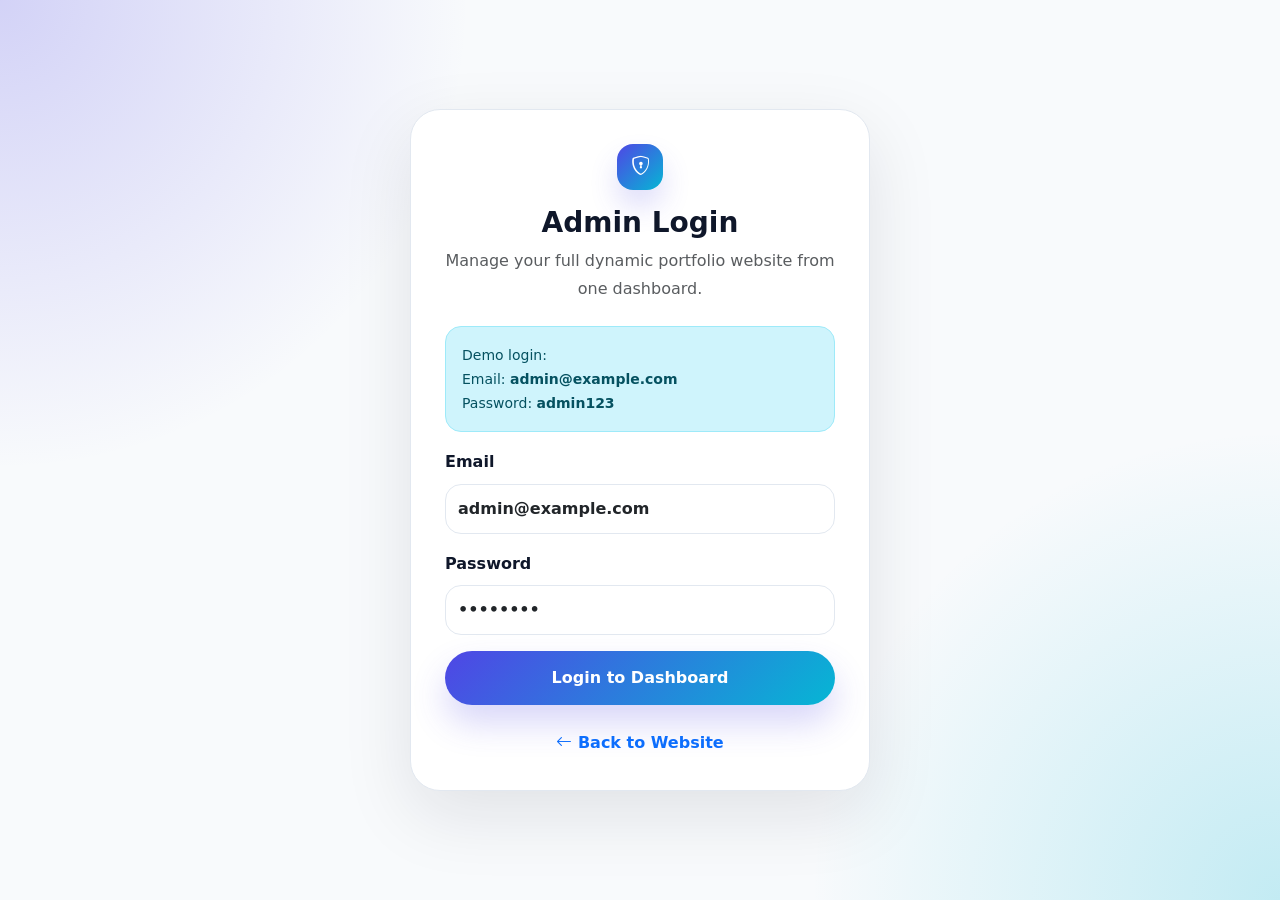
<file: admin/login.html>
<!doctype html>
<html lang="en">
<head>
  <meta charset="utf-8">
  <meta name="viewport" content="width=device-width, initial-scale=1">
  <meta name="theme-color" content="#4f46e5">
  <title>Admin Login | Dynamic Portfolio</title>
  <meta name="description" content="Admin login for managing dynamic portfolio content.">
  <link rel="preconnect" href="https://cdn.jsdelivr.net">
  <link href="https://cdn.jsdelivr.net/npm/bootstrap@5.3.3/dist/css/bootstrap.min.css" rel="stylesheet">
  <link href="https://cdn.jsdelivr.net/npm/bootstrap-icons@1.11.3/font/bootstrap-icons.css" rel="stylesheet">
  <link href="../assets/css/style.css" rel="stylesheet">
</head>
<body>
  <main class="login-page">
    <div class="login-box">
      <div class="text-center mb-4">
        <div class="mini-icon mx-auto"><i class="bi bi-shield-lock"></i></div>
        <h1 class="h3 fw-black mb-2">Admin Login</h1>
        <p class="text-muted mb-0">Manage your full dynamic portfolio website from one dashboard.</p>
      </div>
      <div class="alert alert-info rounded-4 small">
        Demo login:<br>
        Email: <strong>admin@example.com</strong><br>
        Password: <strong>admin123</strong>
      </div>
      <form id="login-form">
        <div class="mb-3">
          <label class="form-label fw-semibold">Email</label>
          <input type="email" name="email" class="form-control" value="admin@example.com" required>
        </div>
        <div class="mb-3">
          <label class="form-label fw-semibold">Password</label>
          <input type="password" name="password" class="form-control" value="admin123" required>
        </div>
        <button type="submit" class="btn-primary-custom w-100">Login to Dashboard</button>
      </form>
      <div class="text-center mt-4">
        <a href="../index.html" class="text-decoration-none fw-semibold"><i class="bi bi-arrow-left"></i> Back to Website</a>
      </div>
    </div>
  </main>

  <script src="../assets/js/storage.js"></script>
  <script src="../assets/js/admin.js"></script>
</body>
</html>
</file>
<file: assets/css/style.css>
:root {
  --primary: #4f46e5;
  --secondary: #06b6d4;
  --dark: #0f172a;
  --muted: #64748b;
  --light: #f8fafc;
  --border: #e2e8f0;
  --card: #ffffff;
  --soft: #f1f5f9;
  --radius: 26px;
  --shadow: 0 24px 70px rgba(15,23,42,0.10);
  --shadow-soft: 0 18px 48px rgba(15,23,42,0.06);
}

* { box-sizing: border-box; }
html { scroll-behavior: smooth; }
body {
  margin: 0;
  font-family: Inter, ui-sans-serif, system-ui, -apple-system, BlinkMacSystemFont, "Segoe UI", sans-serif;
  color: var(--dark);
  background: #ffffff;
  line-height: 1.72;
  text-rendering: optimizeLegibility;
  -webkit-font-smoothing: antialiased;
}
body.admin-body { background: #eef2f7; }
a { transition: .22s ease; }
img { max-width: 100%; }
.fw-black { font-weight: 900; }

.navbar {
  backdrop-filter: blur(18px);
  background: rgba(255,255,255,0.82) !important;
  border-bottom: 1px solid rgba(226,232,240,0.8);
  transition: .25s ease;
}
.navbar.navbar-scrolled { box-shadow: 0 10px 35px rgba(15,23,42,0.08); }
.navbar-brand { font-weight: 900; letter-spacing: -0.04em; }
.nav-link { font-weight: 700; color: #334155 !important; }
.nav-link:hover { color: var(--primary) !important; }
.navbar-toggler { border: 0; box-shadow: none !important; }

.gradient-text {
  background: linear-gradient(135deg, var(--primary), var(--secondary));
  -webkit-background-clip: text;
  background-clip: text;
  color: transparent;
}

.hero-section {
  position: relative;
  padding: 155px 0 90px;
  background:
    radial-gradient(circle at 12% 16%, rgba(79,70,229,0.20), transparent 28%),
    radial-gradient(circle at 86% 12%, rgba(6,182,212,0.22), transparent 28%),
    linear-gradient(135deg, #f8fafc 0%, #eef6ff 100%);
  overflow: hidden;
}
.hero-section:before,
.hero-section:after {
  content: "";
  position: absolute;
  border-radius: 999px;
  filter: blur(2px);
  opacity: .66;
  pointer-events: none;
}
.hero-section:before {
  width: 310px;
  height: 310px;
  right: -80px;
  bottom: 70px;
  background: rgba(79,70,229,.11);
}
.hero-section:after {
  width: 230px;
  height: 230px;
  left: -70px;
  bottom: 140px;
  background: rgba(6,182,212,.12);
}
.hero-title {
  font-size: clamp(2.5rem, 6vw, 5.45rem);
  font-weight: 950;
  line-height: 1.01;
  letter-spacing: -0.075em;
}
.hero-kicker {
  display: inline-flex;
  align-items: center;
  gap: 8px;
  color: var(--primary);
  font-weight: 850;
  background: rgba(79,70,229,0.10);
  border: 1px solid rgba(79,70,229,0.14);
  padding: 8px 14px;
  border-radius: 999px;
}
.hero-meta {
  display: flex;
  gap: 10px;
  flex-wrap: wrap;
}
.hero-meta span,
.hero-skill-chips span,
.tech-line span {
  display: inline-flex;
  align-items: center;
  border: 1px solid var(--border);
  background: rgba(255,255,255,0.76);
  color: #334155;
  border-radius: 999px;
  padding: 7px 12px;
  font-size: .9rem;
  font-weight: 700;
}
.hero-skill-chips {
  display: flex;
  gap: 8px;
  flex-wrap: wrap;
  margin-top: 24px;
}
.hero-card {
  position: relative;
  background: rgba(255,255,255,0.72);
  border: 1px solid rgba(255,255,255,0.9);
  border-radius: 38px;
  box-shadow: var(--shadow);
  padding: 18px;
  transform: rotate(2deg);
}
.hero-card:after {
  content: "Retina Ready";
  position: absolute;
  right: -12px;
  bottom: 34px;
  color: #fff;
  background: linear-gradient(135deg, var(--primary), var(--secondary));
  box-shadow: 0 14px 34px rgba(79,70,229,0.25);
  border-radius: 999px;
  padding: 10px 16px;
  font-size: .84rem;
  font-weight: 850;
}
.hero-card img {
  display: block;
  border-radius: 28px;
  width: 100%;
  aspect-ratio: 1/1;
  object-fit: cover;
}
.floating-panel {
  position: absolute;
  left: -22px;
  top: 42px;
  background: rgba(255,255,255,0.88);
  border: 1px solid rgba(226,232,240,0.8);
  box-shadow: 0 18px 45px rgba(15,23,42,0.12);
  border-radius: 20px;
  padding: 14px 16px;
  max-width: 220px;
}

.section-padding { padding: 92px 0; }
.section-title {
  font-size: clamp(2rem, 4vw, 3.55rem);
  font-weight: 920;
  line-height: 1.06;
  letter-spacing: -0.055em;
  margin-bottom: 16px;
}
.section-subtitle {
  max-width: 760px;
  margin: 0 auto 42px;
  color: var(--muted);
  font-size: 1.05rem;
}
.bg-soft { background: #f8fafc; }
.bg-dark-soft {
  background:
    radial-gradient(circle at top left, rgba(79,70,229,.16), transparent 30%),
    radial-gradient(circle at bottom right, rgba(6,182,212,.14), transparent 30%),
    #0f172a;
  color: #fff;
}
.bg-dark-soft .section-subtitle,
.bg-dark-soft .text-muted { color: #cbd5e1 !important; }

.btn-primary-custom,
.btn-outline-custom {
  border-radius: 999px;
  padding: 13px 24px;
  font-weight: 800;
  text-decoration: none;
  display: inline-flex;
  align-items: center;
  justify-content: center;
  gap: 8px;
  transition: .22s ease;
}
.btn-primary-custom {
  background: linear-gradient(135deg, var(--primary), var(--secondary));
  color: #fff;
  border: 0;
  box-shadow: 0 18px 34px rgba(79,70,229,0.22);
}
.btn-primary-custom:hover { color: #fff; transform: translateY(-2px); }
.btn-outline-custom {
  border: 1px solid var(--border);
  color: var(--dark);
  background: #fff;
}
.btn-outline-custom:hover { border-color: var(--primary); color: var(--primary); transform: translateY(-2px); }

.stat-card,
.skill-card,
.project-card,
.contact-card,
.admin-card,
.service-card,
.testimonial-card,
.timeline-card {
  background: var(--card);
  border: 1px solid var(--border);
  border-radius: var(--radius);
  box-shadow: var(--shadow-soft);
}
.reveal-card { transition: transform .24s ease, box-shadow .24s ease, border-color .24s ease; }
.reveal-card:hover { transform: translateY(-7px); box-shadow: var(--shadow); border-color: rgba(79,70,229,.22); }

.about-image {
  display: block;
  border-radius: 34px;
  box-shadow: var(--shadow);
  aspect-ratio: 1/1;
  object-fit: cover;
}
.about-list {
  display: grid;
  gap: 12px;
  margin-top: 24px;
}
.about-list p {
  margin: 0;
  padding: 13px 15px;
  border-radius: 18px;
  background: #f8fafc;
  border: 1px solid var(--border);
  font-weight: 650;
  color: #334155;
}

.service-card,
.skill-card,
.testimonial-card { padding: 26px; height: 100%; }
.service-icon,
.skill-icon,
.mini-icon {
  width: 54px;
  height: 54px;
  display: inline-flex;
  align-items: center;
  justify-content: center;
  border-radius: 18px;
  color: #fff;
  font-size: 1.45rem;
  background: linear-gradient(135deg, var(--primary), var(--secondary));
  margin-bottom: 16px;
  box-shadow: 0 16px 28px rgba(79,70,229,.18);
}
.mini-icon { width: 46px; height: 46px; font-size: 1.2rem; border-radius: 16px; }

.progress,
.admin-progress {
  height: 10px;
  border-radius: 999px;
  background: #e2e8f0;
  overflow: hidden;
}
.progress-bar,
.admin-progress span {
  display: block;
  height: 100%;
  border-radius: inherit;
  background: linear-gradient(135deg, var(--primary), var(--secondary));
}

.badge-soft {
  background: rgba(79,70,229,0.10);
  color: var(--primary);
  font-weight: 800;
  border-radius: 999px;
  padding: 8px 12px;
}
.filter-btn {
  border: 1px solid var(--border);
  background: #fff;
  border-radius: 999px;
  padding: 9px 16px;
  font-weight: 800;
  color: #334155;
}
.filter-btn.active,
.filter-btn:hover {
  color: #fff;
  background: linear-gradient(135deg, var(--primary), var(--secondary));
  border-color: transparent;
}

.timeline {
  position: relative;
  max-width: 900px;
  margin: 0 auto;
}
.timeline:before {
  content: "";
  position: absolute;
  left: 20px;
  top: 0;
  bottom: 0;
  width: 2px;
  background: linear-gradient(var(--primary), var(--secondary));
}
.timeline-item {
  position: relative;
  padding-left: 58px;
  margin-bottom: 22px;
}
.timeline-dot {
  position: absolute;
  left: 10px;
  top: 25px;
  width: 22px;
  height: 22px;
  border-radius: 50%;
  background: var(--primary);
  border: 5px solid #fff;
  box-shadow: 0 0 0 5px rgba(79,70,229,.14);
}
.timeline-card { padding: 24px; }

.project-toolbar {
  display: flex;
  align-items: center;
  justify-content: space-between;
  flex-wrap: wrap;
  gap: 16px;
  margin-bottom: 28px;
}
.project-search {
  max-width: 320px;
  position: relative;
}
.project-search i {
  position: absolute;
  left: 17px;
  top: 50%;
  transform: translateY(-50%);
  color: var(--muted);
}
.project-search .form-control { padding-left: 44px; }
.project-card {
  overflow: hidden;
  height: 100%;
  transition: .24s ease;
}
.project-image-wrap { position: relative; overflow: hidden; }
.project-card img {
  width: 100%;
  aspect-ratio: 4/3;
  object-fit: cover;
  transition: transform .3s ease;
}
.project-card:hover img { transform: scale(1.04); }
.project-card-body { padding: 24px; }
.floating-badge {
  position: absolute;
  left: 16px;
  top: 16px;
  background: #fff;
  color: var(--primary);
  border-radius: 999px;
  font-size: .8rem;
  padding: 7px 12px;
  font-weight: 850;
  box-shadow: 0 12px 28px rgba(15,23,42,.12);
}
.tech-line {
  display: flex;
  gap: 8px;
  flex-wrap: wrap;
}
.tech-line span { font-size: .78rem; padding: 6px 10px; background: #f8fafc; }

.stars { color: #f59e0b; letter-spacing: 2px; }
.avatar-circle {
  width: 48px;
  height: 48px;
  flex: 0 0 auto;
  border-radius: 50%;
  display: inline-flex;
  align-items: center;
  justify-content: center;
  color: #fff;
  background: linear-gradient(135deg, var(--primary), var(--secondary));
  font-weight: 900;
}

.contact-row {
  display: flex;
  align-items: flex-start;
  gap: 14px;
  padding: 14px;
  border-radius: 18px;
  background: #f8fafc;
  border: 1px solid var(--border);
  margin-bottom: 12px;
}
.contact-row i { color: var(--primary); font-size: 1.2rem; margin-top: 2px; }
.contact-row a,
.contact-row span { color: #334155; text-decoration: none; font-weight: 650; }
.form-control,
.form-select {
  min-height: 50px;
  border-radius: 16px;
  border-color: var(--border);
  font-weight: 600;
}
textarea.form-control { min-height: 120px; }
.form-control:focus,
.form-select:focus {
  box-shadow: 0 0 0 .25rem rgba(79,70,229,.13);
  border-color: var(--primary);
}

.footer {
  background: #0f172a;
  color: #cbd5e1;
  padding: 54px 0;
}
.footer a { color: #e2e8f0; text-decoration: none; }
.social-icon {
  width: 43px;
  height: 43px;
  display: inline-flex;
  align-items: center;
  justify-content: center;
  border-radius: 50%;
  background: rgba(255,255,255,0.10);
  color: #fff;
  text-decoration: none;
  margin-right: 8px;
}
.social-icon:hover { background: linear-gradient(135deg, var(--primary), var(--secondary)); color: #fff; transform: translateY(-2px); }

.project-detail-hero {
  padding: 145px 0 75px;
  background:
    radial-gradient(circle at top left, rgba(79,70,229,.16), transparent 32%),
    radial-gradient(circle at bottom right, rgba(6,182,212,.16), transparent 32%),
    linear-gradient(135deg, #f8fafc 0%, #eef6ff 100%);
}
.project-detail-image {
  border-radius: 32px;
  box-shadow: var(--shadow);
  width: 100%;
  max-height: 640px;
  object-fit: cover;
}
.project-meta-list li {
  padding: 13px 0;
  border-bottom: 1px solid var(--border);
}
.project-meta-list li:last-child { border-bottom: 0; }
.project-meta-list strong { display: block; color: var(--dark); }
.project-meta-list span { color: var(--muted); }

/* Admin styles */
.login-page {
  min-height: 100vh;
  display: flex;
  align-items: center;
  justify-content: center;
  padding: 28px;
  background:
    radial-gradient(circle at top left, rgba(79,70,229,0.22), transparent 30%),
    radial-gradient(circle at bottom right, rgba(6,182,212,0.22), transparent 30%),
    #f8fafc;
}
.login-box {
  width: 100%;
  max-width: 460px;
  background: #fff;
  border: 1px solid var(--border);
  border-radius: 30px;
  padding: 34px;
  box-shadow: var(--shadow);
}
.admin-layout { display: flex; min-height: 100vh; }
.admin-sidebar {
  width: 292px;
  background: #0f172a;
  color: #fff;
  padding: 24px;
  position: fixed;
  top: 0;
  bottom: 0;
  overflow-y: auto;
  z-index: 1040;
}
.admin-logo {
  font-size: 1.35rem;
  font-weight: 900;
  margin-bottom: 24px;
  letter-spacing: -0.03em;
}
.admin-nav a,
.admin-nav button {
  width: 100%;
  display: flex;
  align-items: center;
  gap: 10px;
  padding: 11px 13px;
  border-radius: 14px;
  color: #cbd5e1;
  text-decoration: none;
  border: 0;
  background: transparent;
  margin-bottom: 7px;
  font-weight: 750;
  text-align: left;
}
.admin-nav a:hover,
.admin-nav a.active,
.admin-nav button:hover { background: rgba(255,255,255,0.10); color: #fff; }
.admin-main {
  margin-left: 292px;
  width: calc(100% - 292px);
  padding: 28px;
}
.admin-header {
  background: #fff;
  border: 1px solid var(--border);
  border-radius: 24px;
  padding: 18px 22px;
  margin-bottom: 24px;
  display: flex;
  align-items: center;
  justify-content: space-between;
  gap: 16px;
  box-shadow: var(--shadow-soft);
}
.admin-section { display: none; }
.admin-section.active { display: block; }
.admin-card { padding: 22px; margin-bottom: 24px; }
.compact-card { padding: 18px; }
.table { vertical-align: middle; }
.table img {
  width: 78px;
  height: 58px;
  object-fit: cover;
  border-radius: 12px;
  border: 1px solid var(--border);
}
.preview-image {
  width: 124px;
  height: 98px;
  border-radius: 16px;
  object-fit: cover;
  border: 1px solid var(--border);
  background: #fff;
}
.admin-progress { width: 120px; margin-bottom: 4px; }
.message-card {
  background: #fff;
  border: 1px solid var(--border);
  border-radius: 22px;
  box-shadow: var(--shadow-soft);
  padding: 20px;
  margin-bottom: 16px;
}
.message-card.unread { border-color: rgba(245,158,11,.6); background: #fffaf0; }
.mobile-admin-toggle { display: none; }

@media (min-resolution: 2dppx) {
  .project-card img,
  .about-image,
  .hero-card img,
  .project-detail-image { image-rendering: auto; }
}

@media (max-width: 1199px) {
  .hero-title { letter-spacing: -0.055em; }
}
@media (max-width: 991px) {
  .hero-section { padding: 122px 0 72px; }
  .hero-card { margin-top: 30px; transform: none; }
  .floating-panel { left: 16px; top: 24px; }
  .section-padding { padding: 74px 0; }
  .admin-sidebar { transform: translateX(-100%); transition: .25s ease; }
  .admin-sidebar.show { transform: translateX(0); }
  .admin-main { margin-left: 0; width: 100%; padding: 18px; }
  .mobile-admin-toggle { display: inline-flex; }
}
@media (max-width: 767px) {
  .project-toolbar { align-items: stretch; }
  .project-search { max-width: none; width: 100%; }
  .timeline:before { left: 14px; }
  .timeline-item { padding-left: 46px; }
  .timeline-dot { left: 4px; }
}
@media (max-width: 575px) {
  .hero-section { padding-top: 110px; }
  .section-padding { padding: 62px 0; }
  .hero-title { font-size: 2.45rem; }
  .section-title { font-size: 2rem; }
  .admin-header { align-items: flex-start; flex-direction: column; }
  .login-box { padding: 24px; }
  .admin-card { padding: 18px; }
  .table { font-size: .92rem; }
}
</file>
